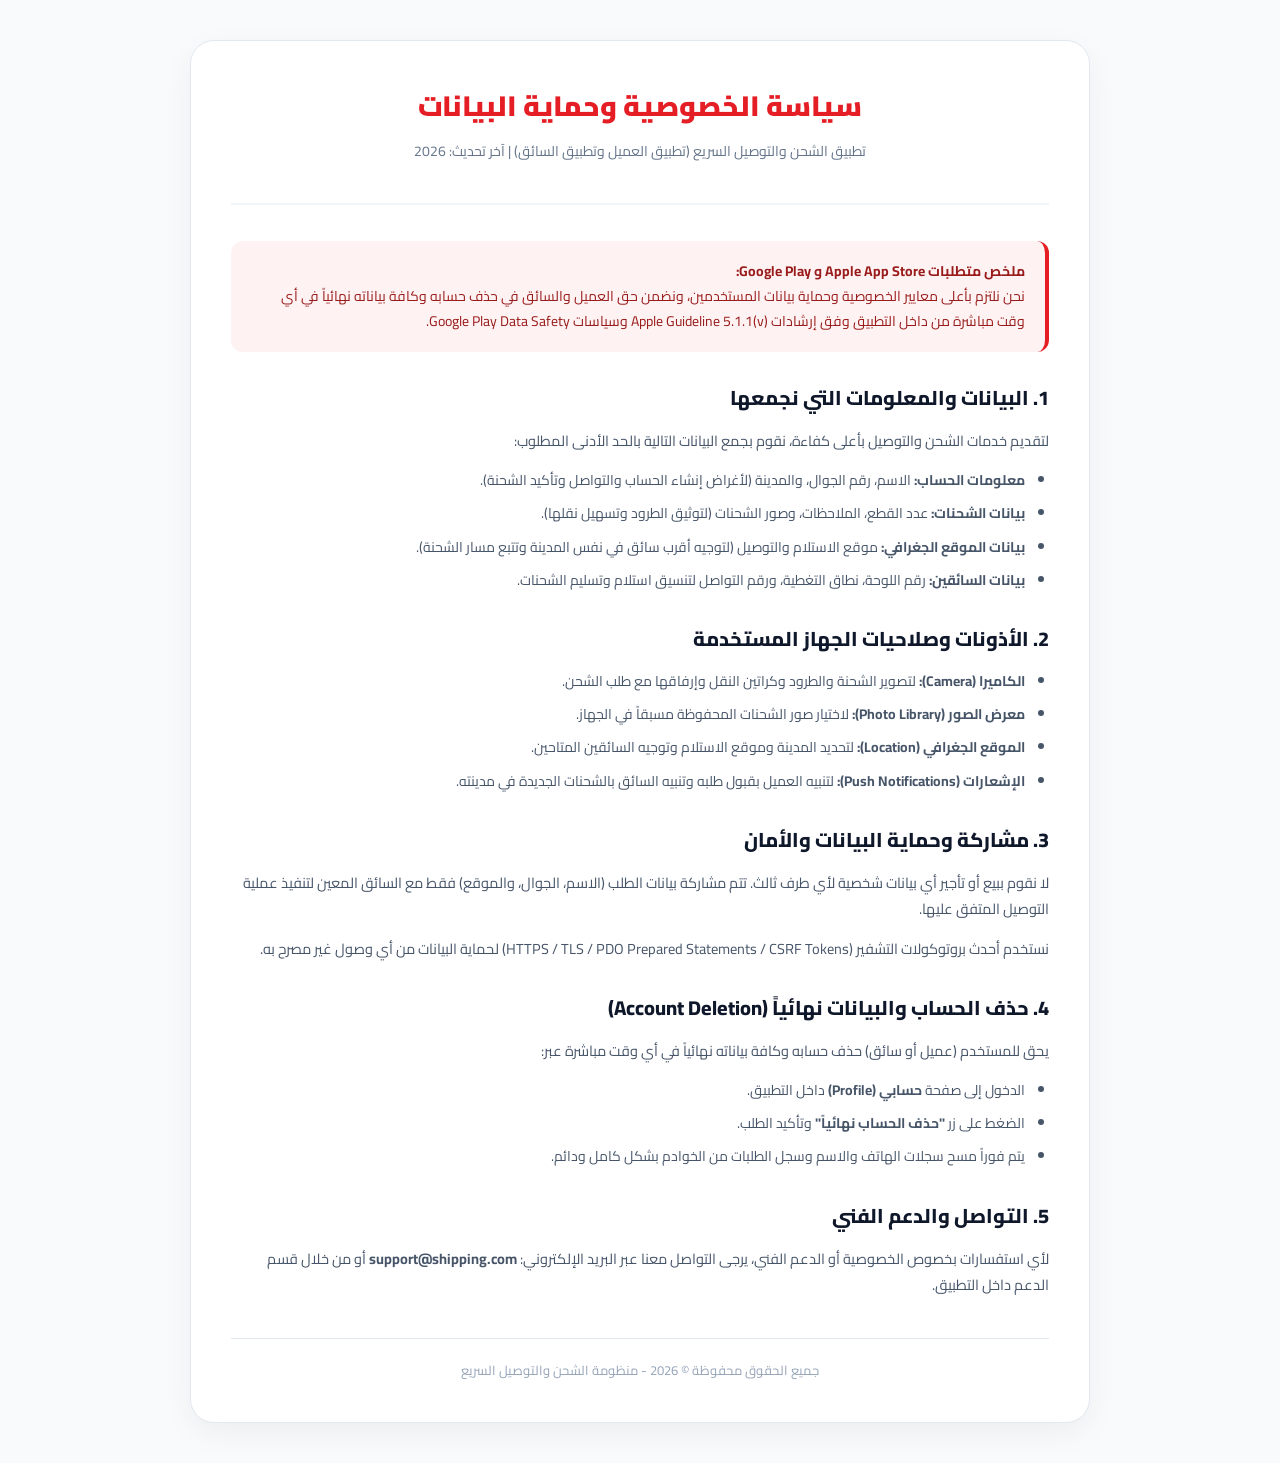
<file: server_deploy/privacy.html>
<!DOCTYPE html>
<html lang="ar" dir="rtl">
<head>
  <meta charset="UTF-8">
  <meta name="viewport" content="width=device-width, initial-scale=1.0">
  <title>سياسة الخصوصية وشروط الاستخدام | Privacy Policy</title>
  <link href="https://fonts.googleapis.com/css2?family=Cairo:wght@400;600;700;800;900&display=swap" rel="stylesheet">
  <style>
    * { box-sizing: border-box; margin: 0; padding: 0; font-family: 'Cairo', sans-serif; }
    body { background: #F8FAFC; color: #1E293B; line-height: 1.8; padding: 40px 20px; }
    .container { max-width: 900px; margin: 0 auto; background: #fff; border-radius: 24px; padding: 40px; box-shadow: 0 10px 30px rgba(0,0,0,0.05); border: 1px solid #E2E8F0; }
    .header { text-align: center; margin-bottom: 36px; border-bottom: 2px solid #F1F5F9; padding-bottom: 24px; }
    .header h1 { font-size: 28px; font-weight: 900; color: #E51D24; margin-bottom: 8px; }
    .header p { color: #64748B; font-size: 14px; }
    
    h2 { font-size: 20px; font-weight: 800; color: #0F172A; margin: 28px 0 12px; display: flex; align-items: center; gap: 8px; }
    p { font-size: 14.5px; color: #475569; margin-bottom: 14px; }
    ul { margin: 12px 24px 20px; color: #475569; font-size: 14px; }
    li { margin-bottom: 8px; }

    .highlight-box { background: #FEF2F2; border-right: 4px solid #E51D24; padding: 18px 20px; border-radius: 12px; margin: 20px 0; font-size: 14px; color: #991B1B; }
    .footer { text-align: center; margin-top: 40px; border-top: 1px solid #E2E8F0; padding-top: 20px; font-size: 13px; color: #94A3B8; }
  </style>
</head>
<body>

  <div class="container">
    <div class="header">
      <h1>سياسة الخصوصية وحماية البيانات</h1>
      <p>تطبيق الشحن والتوصيل السريع (تطبيق العميل وتطبيق السائق) | آخر تحديث: 2026</p>
    </div>

    <div class="highlight-box">
      <strong>ملخص متطلبات Apple App Store و Google Play:</strong><br>
      نحن نلتزم بأعلى معايير الخصوصية وحماية بيانات المستخدمين، ونضمن حق العميل والسائق في حذف حسابه وكافة بياناته نهائياً في أي وقت مباشرة من داخل التطبيق وفق إرشادات Apple Guideline 5.1.1(v) وسياسات Google Play Data Safety.
    </div>

    <h2>1. البيانات والمعلومات التي نجمعها</h2>
    <p>لتقديم خدمات الشحن والتوصيل بأعلى كفاءة، نقوم بجمع البيانات التالية بالحد الأدنى المطلوب:</p>
    <ul>
      <li><strong>معلومات الحساب:</strong> الاسم، رقم الجوال، والمدينة (لأغراض إنشاء الحساب والتواصل وتأكيد الشحنة).</li>
      <li><strong>بيانات الشحنات:</strong> عدد القطع، الملاحظات، وصور الشحنات (لتوثيق الطرود وتسهيل نقلها).</li>
      <li><strong>بيانات الموقع الجغرافي:</strong> موقع الاستلام والتوصيل (لتوجيه أقرب سائق في نفس المدينة وتتبع مسار الشحنة).</li>
      <li><strong>بيانات السائقين:</strong> رقم اللوحة، نطاق التغطية، ورقم التواصل لتنسيق استلام وتسليم الشحنات.</li>
    </ul>

    <h2>2. الأذونات وصلاحيات الجهاز المستخدمة</h2>
    <ul>
      <li><strong>الكاميرا (Camera):</strong> لتصوير الشحنة والطرود وكراتين النقل وإرفاقها مع طلب الشحن.</li>
      <li><strong>معرض الصور (Photo Library):</strong> لاختيار صور الشحنات المحفوظة مسبقاً في الجهاز.</li>
      <li><strong>الموقع الجغرافي (Location):</strong> لتحديد المدينة وموقع الاستلام وتوجيه السائقين المتاحين.</li>
      <li><strong>الإشعارات (Push Notifications):</strong> لتنبيه العميل بقبول طلبه وتنبيه السائق بالشحنات الجديدة في مدينته.</li>
    </ul>

    <h2>3. مشاركة وحماية البيانات والأمان</h2>
    <p>لا نقوم ببيع أو تأجير أي بيانات شخصية لأي طرف ثالث. تتم مشاركة بيانات الطلب (الاسم، الجوال، والموقع) فقط مع السائق المعين لتنفيذ عملية التوصيل المتفق عليها.</p>
    <p>نستخدم أحدث بروتوكولات التشفير (HTTPS / TLS / PDO Prepared Statements / CSRF Tokens) لحماية البيانات من أي وصول غير مصرح به.</p>

    <h2>4. حذف الحساب والبيانات نهائياً (Account Deletion)</h2>
    <p>يحق للمستخدم (عميل أو سائق) حذف حسابه وكافة بياناته نهائياً في أي وقت مباشرة عبر:</p>
    <ul>
      <li>الدخول إلى صفحة <strong>حسابي (Profile)</strong> داخل التطبيق.</li>
      <li>الضغط على زر <strong>"حذف الحساب نهائياً"</strong> وتأكيد الطلب.</li>
      <li>يتم فوراً مسح سجلات الهاتف والاسم وسجل الطلبات من الخوادم بشكل كامل ودائم.</li>
    </ul>

    <h2>5. التواصل والدعم الفني</h2>
    <p>لأي استفسارات بخصوص الخصوصية أو الدعم الفني، يرجى التواصل معنا عبر البريد الإلكتروني: <strong>support@shipping.com</strong> أو من خلال قسم الدعم داخل التطبيق.</p>

    <div class="footer">
      جميع الحقوق محفوظة © 2026 - منظومة الشحن والتوصيل السريع
    </div>
  </div>

</body>
</html>
</file>
